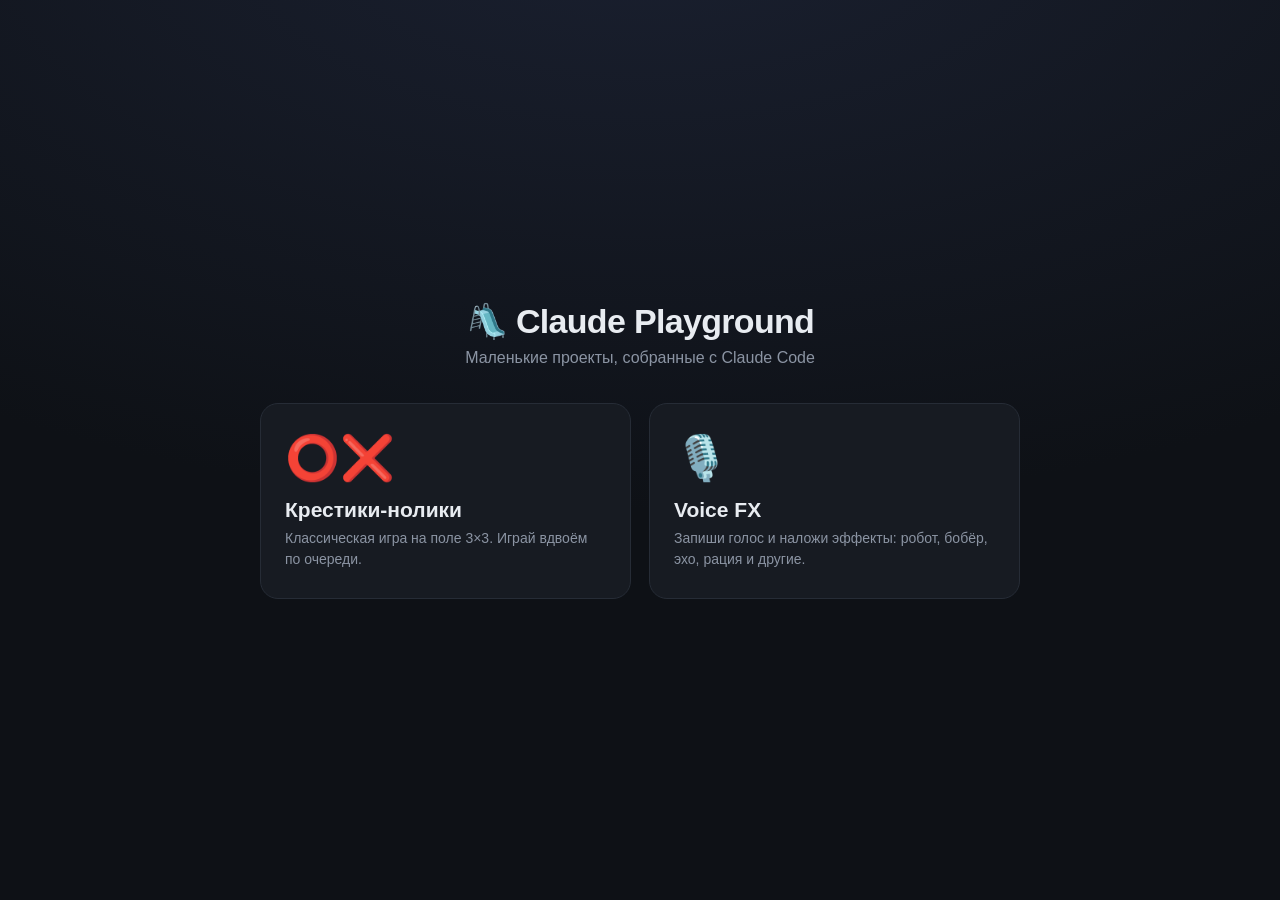
<file: index.html>
<!DOCTYPE html>
<html lang="ru">
<head>
  <meta charset="UTF-8" />
  <meta name="viewport" content="width=device-width, initial-scale=1.0" />
  <title>Claude Playground</title>
  <style>
    :root {
      --bg: #0e1116;
      --panel: #171b22;
      --panel-2: #1f242d;
      --text: #e8ecf1;
      --muted: #8b94a3;
      --accent: #6c8cff;
    }
    * { box-sizing: border-box; }
    body {
      margin: 0;
      min-height: 100vh;
      background: radial-gradient(1200px 600px at 50% -10%, #1a2030, var(--bg));
      color: var(--text);
      font-family: -apple-system, "Segoe UI", Roboto, Helvetica, Arial, sans-serif;
      display: flex;
      justify-content: center;
      align-items: center;
      padding: 48px 16px;
    }
    .wrap { width: 100%; max-width: 760px; }
    header { text-align: center; margin-bottom: 36px; }
    h1 { font-size: 34px; margin: 0; letter-spacing: -0.02em; }
    .subtitle { color: var(--muted); margin-top: 8px; }
    .cards {
      display: grid;
      grid-template-columns: repeat(auto-fit, minmax(240px, 1fr));
      gap: 18px;
    }
    .card {
      display: block;
      text-decoration: none;
      color: inherit;
      background: var(--panel);
      border: 1px solid #262c36;
      border-radius: 18px;
      padding: 28px 24px;
      transition: transform 0.12s ease, border-color 0.15s ease, box-shadow 0.2s ease;
    }
    .card:hover {
      transform: translateY(-4px);
      border-color: var(--accent);
      box-shadow: 0 18px 40px rgba(0, 0, 0, 0.4);
    }
    .card__emoji { font-size: 44px; display: block; margin-bottom: 14px; }
    .card__title { font-size: 21px; font-weight: 600; margin: 0 0 6px; }
    .card__desc { color: var(--muted); font-size: 14px; line-height: 1.5; margin: 0; }
  </style>
</head>
<body>
  <main class="wrap">
    <header>
      <h1>🛝 Claude Playground</h1>
      <p class="subtitle">Маленькие проекты, собранные с Claude Code</p>
    </header>

    <div class="cards">
      <a class="card" href="./tic-tac-toe/">
        <span class="card__emoji">⭕️❌</span>
        <h2 class="card__title">Крестики-нолики</h2>
        <p class="card__desc">Классическая игра на поле 3×3. Играй вдвоём по очереди.</p>
      </a>

      <a class="card" href="./voice-fx/">
        <span class="card__emoji">🎙️</span>
        <h2 class="card__title">Voice FX</h2>
        <p class="card__desc">Запиши голос и наложи эффекты: робот, бобёр, эхо, рация и другие.</p>
      </a>
    </div>
  </main>
</body>
</html>
</file>
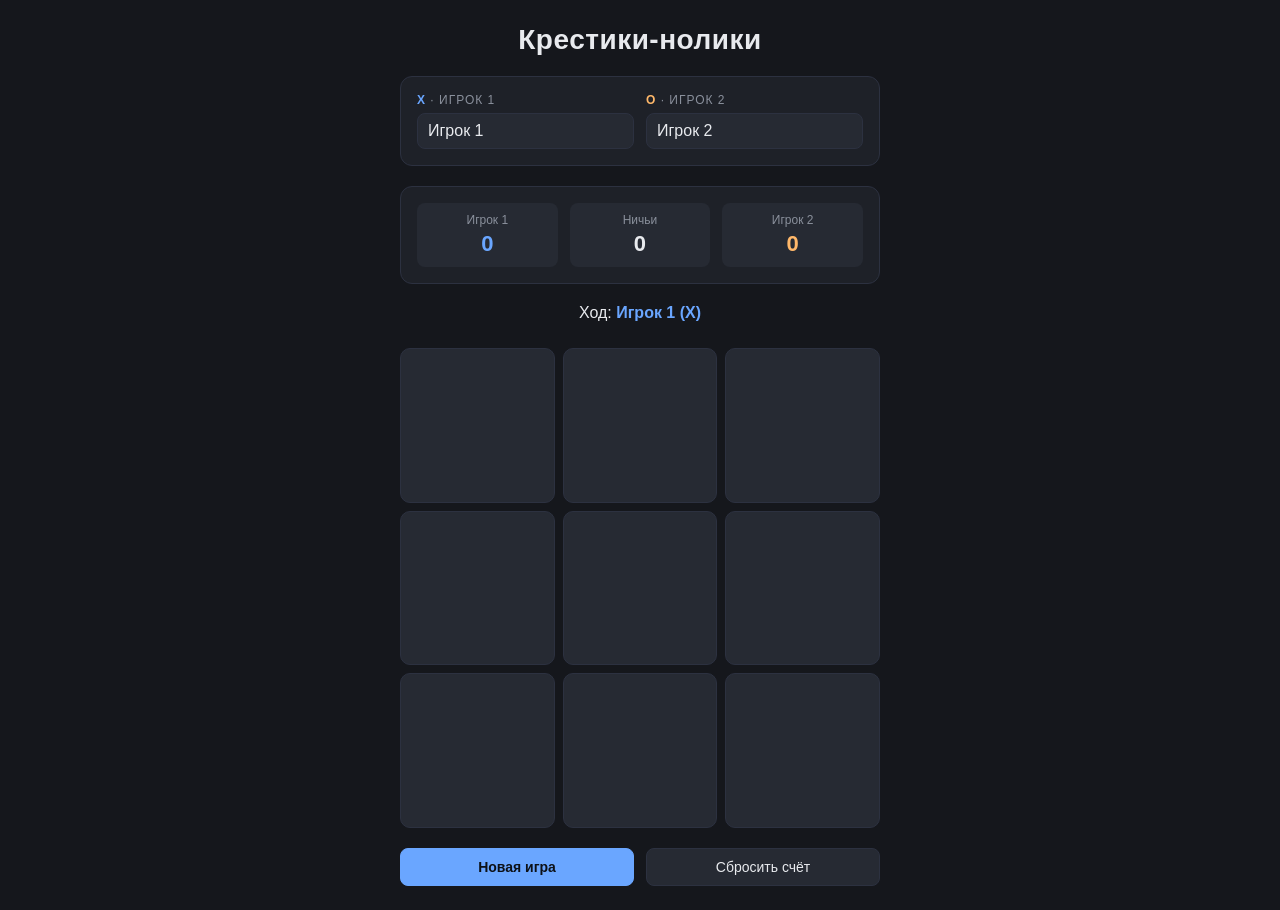
<file: tic-tac-toe/index.html>
<!doctype html>
<html lang="ru">
<head>
  <meta charset="utf-8" />
  <meta name="viewport" content="width=device-width, initial-scale=1, maximum-scale=1, user-scalable=no" />
  <title>Крестики-нолики</title>
  <style>
    :root {
      --bg: #15171c;
      --panel: #1e2128;
      --panel-2: #262a33;
      --text: #e8eaee;
      --muted: #8a909c;
      --accent: #6aa6ff;
      --x: #6aa6ff;
      --o: #ffb86a;
      --win: #2f6b3a;
      --border: #2c3140;
    }

    * { box-sizing: border-box; }

    html, body {
      margin: 0;
      padding: 0;
      background: var(--bg);
      color: var(--text);
      font-family: -apple-system, BlinkMacSystemFont, "Segoe UI", Roboto, Helvetica, Arial, sans-serif;
      min-height: 100vh;
      touch-action: manipulation;
      -webkit-text-size-adjust: 100%;
    }

    body {
      display: flex;
      align-items: center;
      justify-content: center;
      padding: 24px;
    }

    .app {
      width: 100%;
      max-width: 480px;
      display: flex;
      flex-direction: column;
      gap: 20px;
    }

    h1 {
      margin: 0;
      font-size: 28px;
      font-weight: 600;
      text-align: center;
      letter-spacing: 0.5px;
    }

    .panel {
      background: var(--panel);
      border: 1px solid var(--border);
      border-radius: 12px;
      padding: 16px;
    }

    .players {
      display: grid;
      grid-template-columns: 1fr 1fr;
      gap: 12px;
    }

    .player-field {
      display: flex;
      flex-direction: column;
      gap: 6px;
    }

    .player-field label {
      font-size: 12px;
      color: var(--muted);
      text-transform: uppercase;
      letter-spacing: 1px;
    }

    .player-field .mark { font-weight: 700; }
    .player-field .mark.x { color: var(--x); }
    .player-field .mark.o { color: var(--o); }

    .player-field input {
      background: var(--panel-2);
      border: 1px solid var(--border);
      color: var(--text);
      font-size: 16px;
      padding: 8px 10px;
      border-radius: 8px;
      outline: none;
      width: 100%;
    }

    .player-field input:focus {
      border-color: var(--accent);
    }

    .scoreboard {
      display: grid;
      grid-template-columns: 1fr 1fr 1fr;
      gap: 12px;
      text-align: center;
    }

    .score {
      background: var(--panel-2);
      border-radius: 8px;
      padding: 10px 8px;
    }

    .score .label {
      font-size: 12px;
      color: var(--muted);
      margin-bottom: 4px;
      overflow: hidden;
      text-overflow: ellipsis;
      white-space: nowrap;
    }

    .score .value {
      font-size: 22px;
      font-weight: 700;
    }

    .score.x .value { color: var(--x); }
    .score.o .value { color: var(--o); }

    .status {
      text-align: center;
      font-size: 16px;
      min-height: 24px;
    }

    .status .name { font-weight: 700; }
    .status .name.x { color: var(--x); }
    .status .name.o { color: var(--o); }

    .board {
      display: grid;
      grid-template-columns: repeat(3, 1fr);
      gap: 8px;
    }

    .cell {
      aspect-ratio: 1 / 1;
      background: var(--panel-2);
      border: 1px solid var(--border);
      border-radius: 10px;
      font-size: clamp(40px, 14vw, 64px);
      font-weight: 700;
      color: var(--text);
      cursor: pointer;
      transition: background-color 0.12s ease, transform 0.05s ease;
      font-family: inherit;
      padding: 0;
    }

    .cell:hover:not(:disabled) {
      background: #2f343f;
    }

    .cell:active:not(:disabled) {
      transform: scale(0.97);
    }

    .cell:disabled {
      cursor: default;
    }

    .cell.x { color: var(--x); }
    .cell.o { color: var(--o); }

    .cell.win {
      background: var(--win);
      border-color: var(--win);
    }

    .controls {
      display: grid;
      grid-template-columns: 1fr 1fr;
      gap: 12px;
    }

    button.action {
      background: var(--panel-2);
      border: 1px solid var(--border);
      color: var(--text);
      padding: 10px 14px;
      border-radius: 8px;
      font-size: 14px;
      cursor: pointer;
      font-family: inherit;
      transition: background-color 0.12s ease;
    }

    button.action:hover { background: #2f343f; }
    button.action.primary { background: var(--accent); border-color: var(--accent); color: #0d1117; font-weight: 600; }
    button.action.primary:hover { background: #82b6ff; }
  </style>
</head>
<body>
  <main class="app">
    <h1>Крестики-нолики</h1>

    <section class="panel players">
      <div class="player-field">
        <label><span class="mark x">X</span> · Игрок 1</label>
        <input id="name-x" type="text" maxlength="20" autocomplete="off" />
      </div>
      <div class="player-field">
        <label><span class="mark o">O</span> · Игрок 2</label>
        <input id="name-o" type="text" maxlength="20" autocomplete="off" />
      </div>
    </section>

    <section class="panel scoreboard">
      <div class="score x">
        <div class="label" id="score-x-label">X</div>
        <div class="value" id="score-x">0</div>
      </div>
      <div class="score">
        <div class="label">Ничьи</div>
        <div class="value" id="score-d">0</div>
      </div>
      <div class="score o">
        <div class="label" id="score-o-label">O</div>
        <div class="value" id="score-o">0</div>
      </div>
    </section>

    <div class="status" id="status"></div>

    <section class="board" id="board">
      <button class="cell" data-index="0" type="button"></button>
      <button class="cell" data-index="1" type="button"></button>
      <button class="cell" data-index="2" type="button"></button>
      <button class="cell" data-index="3" type="button"></button>
      <button class="cell" data-index="4" type="button"></button>
      <button class="cell" data-index="5" type="button"></button>
      <button class="cell" data-index="6" type="button"></button>
      <button class="cell" data-index="7" type="button"></button>
      <button class="cell" data-index="8" type="button"></button>
    </section>

    <div class="controls">
      <button class="action primary" id="btn-new" type="button">Новая игра</button>
      <button class="action" id="btn-reset" type="button">Сбросить счёт</button>
    </div>
  </main>

  <script>
    (function () {
      const WIN_LINES = [
        [0, 1, 2], [3, 4, 5], [6, 7, 8],
        [0, 3, 6], [1, 4, 7], [2, 5, 8],
        [0, 4, 8], [2, 4, 6],
      ];

      const STORAGE_SCORES = "tictactoe.scores";
      const STORAGE_NAMES = "tictactoe.names";
      const STORAGE_STARTER = "tictactoe.starter";

      const $cells = Array.from(document.querySelectorAll(".cell"));
      const $status = document.getElementById("status");
      const $scoreX = document.getElementById("score-x");
      const $scoreO = document.getElementById("score-o");
      const $scoreD = document.getElementById("score-d");
      const $scoreXLabel = document.getElementById("score-x-label");
      const $scoreOLabel = document.getElementById("score-o-label");
      const $nameX = document.getElementById("name-x");
      const $nameO = document.getElementById("name-o");
      const $btnNew = document.getElementById("btn-new");
      const $btnReset = document.getElementById("btn-reset");

      const defaultNames = { X: "Игрок 1", O: "Игрок 2" };

      const state = {
        board: Array(9).fill(null),
        currentPlayer: "X",
        gameOver: false,
        winningLine: null,
        scores: loadScores(),
        names: loadNames(),
        nextStarter: loadStarter(),
      };

      state.currentPlayer = state.nextStarter;

      $nameX.value = state.names.X;
      $nameO.value = state.names.O;

      function loadScores() {
        try {
          const raw = localStorage.getItem(STORAGE_SCORES);
          if (!raw) return { X: 0, O: 0, draws: 0 };
          const parsed = JSON.parse(raw);
          return {
            X: Number.isFinite(parsed.X) ? parsed.X : 0,
            O: Number.isFinite(parsed.O) ? parsed.O : 0,
            draws: Number.isFinite(parsed.draws) ? parsed.draws : 0,
          };
        } catch (_) {
          return { X: 0, O: 0, draws: 0 };
        }
      }

      function loadNames() {
        try {
          const raw = localStorage.getItem(STORAGE_NAMES);
          if (!raw) return { ...defaultNames };
          const parsed = JSON.parse(raw);
          return {
            X: typeof parsed.X === "string" && parsed.X ? parsed.X : defaultNames.X,
            O: typeof parsed.O === "string" && parsed.O ? parsed.O : defaultNames.O,
          };
        } catch (_) {
          return { ...defaultNames };
        }
      }

      function loadStarter() {
        const v = localStorage.getItem(STORAGE_STARTER);
        return v === "O" ? "O" : "X";
      }

      function saveScores() {
        localStorage.setItem(STORAGE_SCORES, JSON.stringify(state.scores));
      }

      function saveNames() {
        localStorage.setItem(STORAGE_NAMES, JSON.stringify(state.names));
      }

      function saveStarter() {
        localStorage.setItem(STORAGE_STARTER, state.nextStarter);
      }

      function nameOf(mark) {
        const n = state.names[mark];
        return n && n.trim() ? n : defaultNames[mark];
      }

      function checkResult() {
        for (const line of WIN_LINES) {
          const [a, b, c] = line;
          const v = state.board[a];
          if (v && v === state.board[b] && v === state.board[c]) {
            return { winner: v, line };
          }
        }
        if (state.board.every((v) => v !== null)) {
          return { winner: null, line: null };
        }
        return null;
      }

      function handleCellClick(event) {
        const idx = Number(event.currentTarget.dataset.index);
        if (state.gameOver) return;
        if (state.board[idx] !== null) return;

        state.board[idx] = state.currentPlayer;

        const result = checkResult();
        if (result) {
          endRound(result);
        } else {
          state.currentPlayer = state.currentPlayer === "X" ? "O" : "X";
        }
        render();
      }

      function endRound(result) {
        state.gameOver = true;
        if (result.winner) {
          state.scores[result.winner] += 1;
          state.winningLine = result.line;
          state.nextStarter = result.winner === "X" ? "O" : "X";
        } else {
          state.scores.draws += 1;
          state.winningLine = null;
          state.nextStarter = state.nextStarter === "X" ? "O" : "X";
        }
        saveScores();
        saveStarter();
      }

      function newGame() {
        state.board = Array(9).fill(null);
        state.gameOver = false;
        state.winningLine = null;
        state.currentPlayer = state.nextStarter;
        render();
      }

      function resetScores() {
        state.scores = { X: 0, O: 0, draws: 0 };
        saveScores();
        render();
      }

      function render() {
        $cells.forEach((btn, i) => {
          const v = state.board[i];
          btn.textContent = v || "";
          btn.classList.toggle("x", v === "X");
          btn.classList.toggle("o", v === "O");
          const isWin = state.winningLine && state.winningLine.includes(i);
          btn.classList.toggle("win", !!isWin);
          btn.disabled = state.gameOver || v !== null;
        });

        $scoreXLabel.textContent = nameOf("X");
        $scoreOLabel.textContent = nameOf("O");
        $scoreX.textContent = String(state.scores.X);
        $scoreO.textContent = String(state.scores.O);
        $scoreD.textContent = String(state.scores.draws);

        if (!state.gameOver) {
          const mark = state.currentPlayer.toLowerCase();
          $status.innerHTML =
            "Ход: <span class=\"name " + mark + "\">" +
            escapeHtml(nameOf(state.currentPlayer)) + " (" + state.currentPlayer + ")</span>";
        } else if (state.winningLine) {
          const winner = state.board[state.winningLine[0]];
          const mark = winner.toLowerCase();
          $status.innerHTML =
            "Победил: <span class=\"name " + mark + "\">" +
            escapeHtml(nameOf(winner)) + " (" + winner + ")</span>";
        } else {
          $status.textContent = "Ничья";
        }
      }

      function escapeHtml(s) {
        return s.replace(/[&<>"']/g, (ch) => ({
          "&": "&amp;", "<": "&lt;", ">": "&gt;", '"': "&quot;", "'": "&#39;",
        })[ch]);
      }

      $cells.forEach((btn) => btn.addEventListener("click", handleCellClick));
      $btnNew.addEventListener("click", newGame);
      $btnReset.addEventListener("click", resetScores);

      $nameX.addEventListener("input", () => {
        state.names.X = $nameX.value;
        saveNames();
        render();
      });
      $nameO.addEventListener("input", () => {
        state.names.O = $nameO.value;
        saveNames();
        render();
      });

      render();
    })();
  </script>
</body>
</html>
</file>
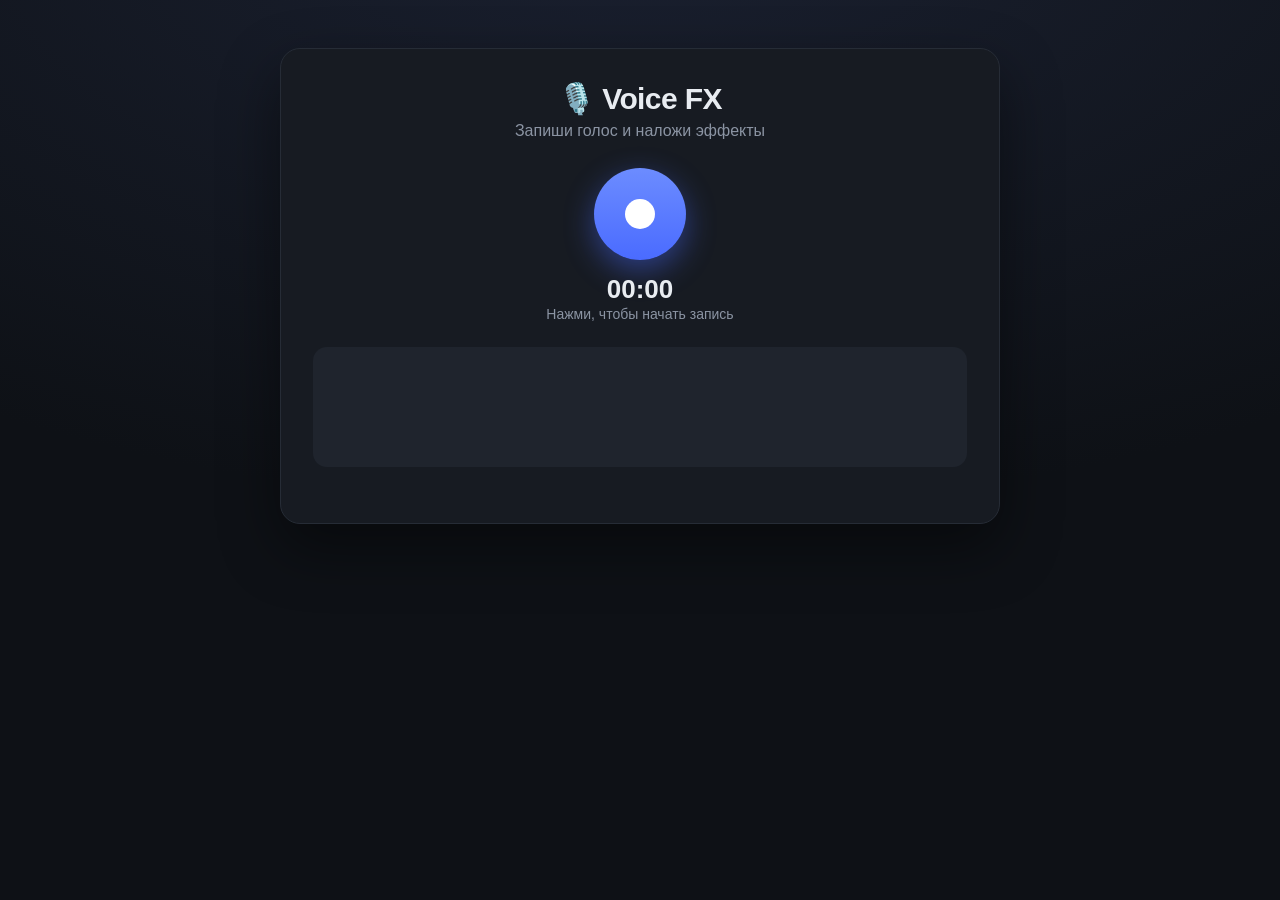
<file: voice-fx/index.html>
<!DOCTYPE html>
<html lang="ru">
<head>
  <meta charset="UTF-8" />
  <meta name="viewport" content="width=device-width, initial-scale=1.0" />
  <title>Voice FX — запись голоса с эффектами</title>
  <link rel="stylesheet" href="styles.css" />
</head>
<body>
  <main class="app">
    <header class="app__header">
      <h1>🎙️ Voice FX</h1>
      <p class="app__subtitle">Запиши голос и наложи эффекты</p>
    </header>

    <!-- Блок записи -->
    <section class="recorder">
      <button id="recordBtn" class="record-btn" aria-label="Записать">
        <span class="record-btn__icon"></span>
      </button>
      <div class="recorder__status">
        <span id="timer" class="timer">00:00</span>
        <span id="hint" class="hint">Нажми, чтобы начать запись</span>
      </div>
    </section>

    <!-- Осциллограмма -->
    <canvas id="waveform" class="waveform" width="700" height="120"></canvas>

    <!-- Выбор эффекта -->
    <section id="effects" class="effects hidden">
      <h2 class="effects__title">Эффект</h2>
      <div id="effectList" class="effects__list"></div>
    </section>

    <!-- Управление воспроизведением -->
    <section id="controls" class="controls hidden">
      <button id="playBtn" class="btn btn--primary">▶ Прослушать</button>
      <button id="stopBtn" class="btn">■ Стоп</button>
      <button id="downloadBtn" class="btn">⬇ Скачать (.wav)</button>
    </section>

    <p id="error" class="error hidden"></p>
  </main>

  <script src="app.js"></script>
</body>
</html>
</file>
<file: voice-fx/styles.css>
:root {
  --bg: #0e1116;
  --panel: #171b22;
  --panel-2: #1f242d;
  --text: #e8ecf1;
  --muted: #8b94a3;
  --accent: #6c8cff;
  --accent-2: #4a6bff;
  --danger: #ff5b6e;
  --ok: #36d399;
  --radius: 14px;
}

* { box-sizing: border-box; }

body {
  margin: 0;
  min-height: 100vh;
  background: radial-gradient(1200px 600px at 50% -10%, #1a2030, var(--bg));
  color: var(--text);
  font-family: -apple-system, "Segoe UI", Roboto, Helvetica, Arial, sans-serif;
  display: flex;
  justify-content: center;
  align-items: flex-start;
  padding: 48px 16px;
}

.app {
  width: 100%;
  max-width: 720px;
  background: var(--panel);
  border: 1px solid #262c36;
  border-radius: 20px;
  padding: 32px;
  box-shadow: 0 24px 60px rgba(0, 0, 0, 0.45);
}

.app__header { text-align: center; margin-bottom: 28px; }
.app__header h1 { margin: 0; font-size: 30px; letter-spacing: -0.02em; }
.app__subtitle { margin: 6px 0 0; color: var(--muted); }

/* ---- Кнопка записи ---- */
.recorder {
  display: flex;
  flex-direction: column;
  align-items: center;
  gap: 14px;
  margin-bottom: 24px;
}

.record-btn {
  width: 92px;
  height: 92px;
  border-radius: 50%;
  border: none;
  cursor: pointer;
  background: linear-gradient(180deg, var(--accent), var(--accent-2));
  display: grid;
  place-items: center;
  transition: transform 0.12s ease, box-shadow 0.2s ease;
  box-shadow: 0 10px 30px rgba(74, 107, 255, 0.45);
}
.record-btn:hover { transform: translateY(-2px); }
.record-btn:active { transform: translateY(0); }

.record-btn__icon {
  width: 30px;
  height: 30px;
  border-radius: 50%;
  background: #fff;
  transition: all 0.2s ease;
}

/* Состояние «идёт запись» */
.record-btn.recording {
  background: linear-gradient(180deg, #ff6b7d, var(--danger));
  box-shadow: 0 10px 30px rgba(255, 91, 110, 0.5);
  animation: pulse 1.4s infinite;
}
.record-btn.recording .record-btn__icon {
  width: 26px;
  height: 26px;
  border-radius: 6px;
}

@keyframes pulse {
  0%   { box-shadow: 0 0 0 0 rgba(255, 91, 110, 0.45); }
  70%  { box-shadow: 0 0 0 18px rgba(255, 91, 110, 0); }
  100% { box-shadow: 0 0 0 0 rgba(255, 91, 110, 0); }
}

.recorder__status { text-align: center; }
.timer {
  display: block;
  font-size: 26px;
  font-variant-numeric: tabular-nums;
  font-weight: 600;
}
.hint { color: var(--muted); font-size: 14px; }

/* ---- Осциллограмма ---- */
.waveform {
  width: 100%;
  height: 120px;
  background: var(--panel-2);
  border-radius: var(--radius);
  margin-bottom: 24px;
  display: block;
}

/* ---- Эффекты ---- */
.effects { margin-bottom: 22px; }
.effects__title,
.controls__title { font-size: 15px; color: var(--muted); margin: 0 0 12px; text-transform: uppercase; letter-spacing: 0.08em; }

.effects__list {
  display: grid;
  grid-template-columns: repeat(auto-fill, minmax(120px, 1fr));
  gap: 12px;
}

.effect-card {
  border: 1px solid #2a313c;
  background: var(--panel-2);
  color: var(--text);
  border-radius: var(--radius);
  padding: 16px 12px;
  cursor: pointer;
  text-align: center;
  transition: border-color 0.15s ease, transform 0.1s ease, background 0.15s ease;
}
.effect-card:hover { transform: translateY(-2px); border-color: #44506a; }
.effect-card.active {
  border-color: var(--accent);
  background: linear-gradient(180deg, rgba(108, 140, 255, 0.18), rgba(108, 140, 255, 0.06));
}
.effect-card__emoji { font-size: 26px; display: block; margin-bottom: 6px; }
.effect-card__name { font-size: 14px; font-weight: 600; }

/* ---- Кнопки управления ---- */
.controls {
  display: flex;
  flex-wrap: wrap;
  gap: 12px;
  justify-content: center;
}

.btn {
  border: 1px solid #2a313c;
  background: var(--panel-2);
  color: var(--text);
  padding: 12px 20px;
  border-radius: 10px;
  font-size: 15px;
  cursor: pointer;
  transition: background 0.15s ease, border-color 0.15s ease, transform 0.1s ease;
}
.btn:hover { border-color: #44506a; transform: translateY(-1px); }
.btn:disabled { opacity: 0.45; cursor: not-allowed; transform: none; }
.btn--primary {
  background: linear-gradient(180deg, var(--accent), var(--accent-2));
  border-color: transparent;
  font-weight: 600;
}

/* ---- Прочее ---- */
.hidden { display: none !important; }
.error {
  margin-top: 18px;
  padding: 12px 16px;
  border-radius: 10px;
  background: rgba(255, 91, 110, 0.12);
  border: 1px solid rgba(255, 91, 110, 0.4);
  color: #ffb3bc;
  text-align: center;
}
</file>
